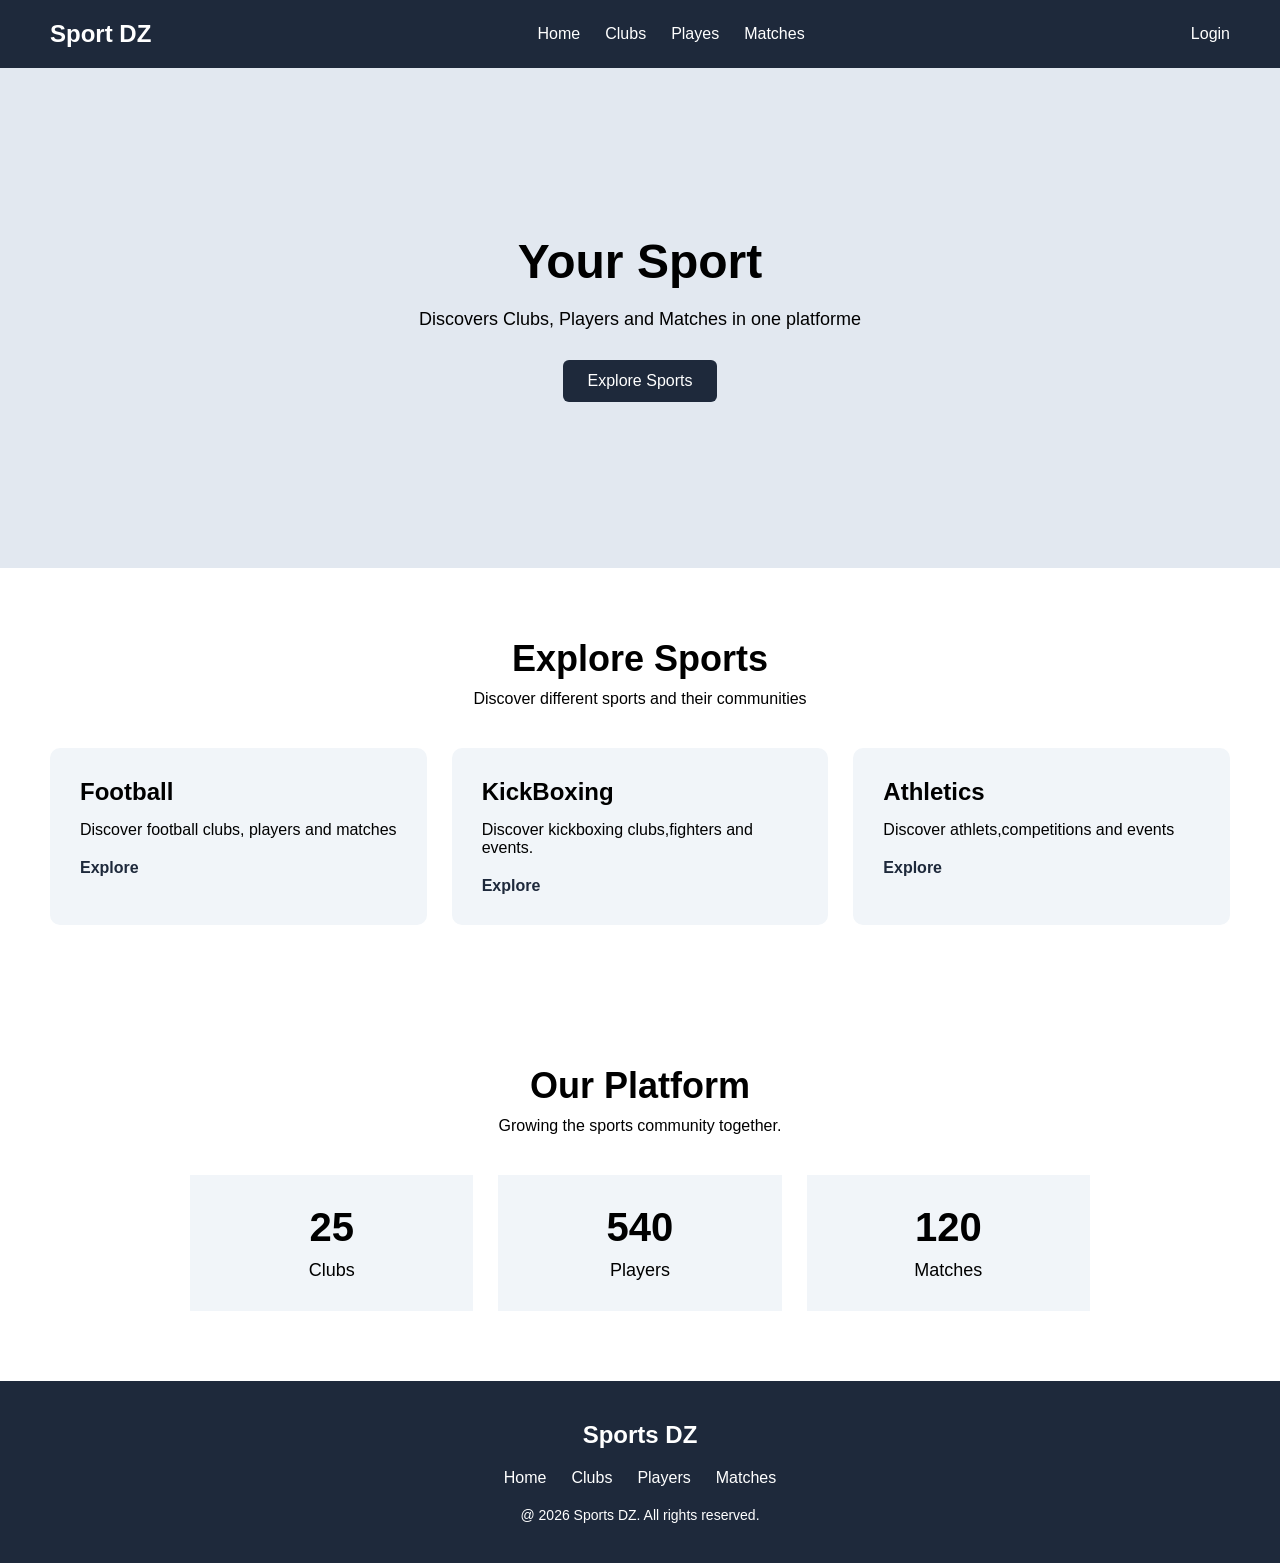
<file: index.html>
<!DOCTYPE html>
<html lang="en">
    <head>
        <meta charset="UTF-8">
        <meta name="viewport" content="width=device-width, initial-scale=1.0">
        <title>Sport DZ</title>
        <link rel="stylesheet" href="css/style.css">
    </head>

    <body>
        <header>
            <nav>
                <div class = "logo">
                    Sport DZ
                </div>
                <ul class = "nav-links">
                    <li><a href="index.html">Home</a></li>
                    <li><a href="clubs.html">Clubs</a></li>
                    <li><a href="#">Playes</a></li>
                    <li><a href="#">Matches</a></li>

                </ul>
                <div class = "nav-actions">
                    <a href="#">Login</a>
                </div>

            </nav>
        </header>
        <section class="hero">

            <div class = "hero-content">
                <h1>Your Sport</h1>
                <p> Discovers Clubs, Players and Matches in one platforme</p>
                <a href="#" class="hero-button">Explore Sports</a>
            </div>

        </section>
        <section class="sports">
            
            <div class="section-header">
                <h2>Explore Sports</h2>
                <p>Discover different sports and their communities</p>
            </div>

            <div class="sports-grid">
                <article class="sport-card"> 
                    <h3>Football</h3>
                    <p>Discover football clubs, players and matches</p>
                    <a href="#">Explore</a>
                </article>

                <article class="sport-card">
                    <h3>KickBoxing</h3>
                    <p>Discover kickboxing clubs,fighters and events.</p>
                    <a href="#">Explore</a>
                </article>

                <article class="sport-card">
                    <h3>Athletics</h3>
                    <p>Discover athlets,competitions and events</p>
                    <a href="#">Explore</a>
                </article>

            </div>

        </section>
        <section class="statistics">
            
            <div class = "section-header">
            
                <h2>Our Platform</h2>
                <p>Growing the sports community together.</p>
            
            </div>
            <div class="stats-grid">
                
                <div class="stat-card">
                    <h3>25</h3>
                    <p>Clubs</p>
                </div>

                <div class="stat-card">
                    <h3>540</h3>
                    <p>Players</p>
                </div>

                <div class="stat-card">
                    <h3>120</h3>
                    <p>Matches</p>
                </div>

                
                
            </div>

        </section>

        <footer class="footer">
            <div class="footer-content">
                <div class="footer-logo">
                    Sports DZ
                </div>
                <ul class="footer-links">
                    <li><a href="index.html">Home</a></li>
                    <li><a href="clubs.html">Clubs</a></li>
                    <li><a href="#">Players</a></li>
                    <li><a href="#">Matches</a></li>
                </ul>
                <p class ="copyright">
                    @ 2026 Sports DZ. All rights reserved.
                </p>
            </div>
        </footer>


    </body>

</html>
</file>
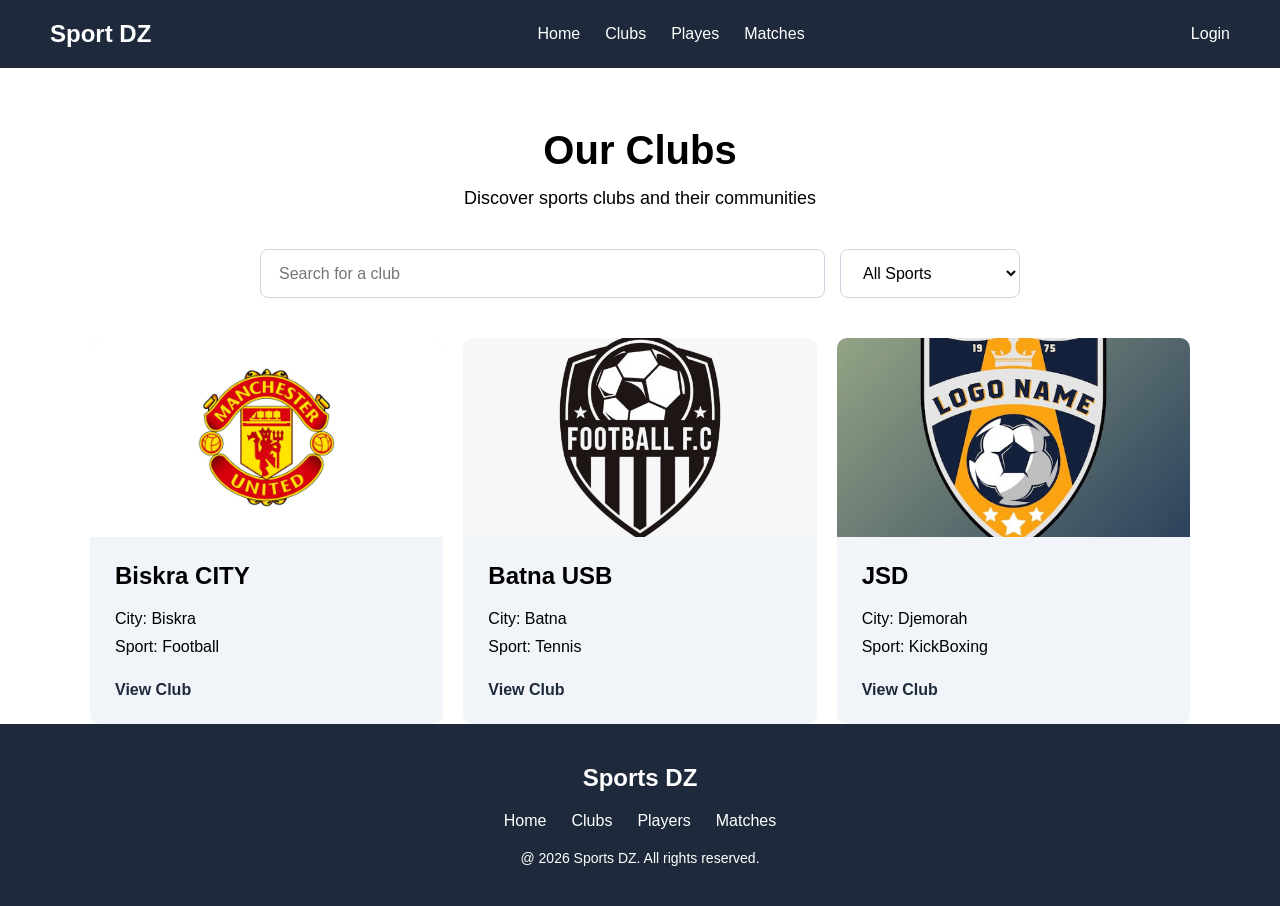
<file: clubs.html>
<!DOCTYPE html>
<html lang="en">
<head>
    <meta charset="UTF-8">
    <meta name="viewport" content="width=device-width, initial-scale=1.0">
    <link rel="stylesheet" href="css/style.css">
</head>

<body>
    <header>
            <nav>
                <div class = "logo">
                    Sport DZ
                </div>
                <ul class = "nav-links">
                    <li><a href="index.html">Home</a></li>
                    <li><a href="clubs.html">Clubs</a></li>
                    <li><a href="#">Playes</a></li>
                    <li><a href="#">Matches</a></li>

                </ul>
                <div class = "nav-actions">
                    <a href="#">Login</a>
                </div>

            </nav>
    </header>
    <main>
        <section class="page-header">
            <h1> Our Clubs</h1>
            <p>Discover sports clubs and their communities</p>
        </section>

        <section class="clubs-search">

            <input 
                type="text"
                id="club-search"
                placeholder="Search for a club" 
            >
            <select id="sport-filter">
                <option value="all">All Sports</option>
                <option value="football">Football</option>
                <option value="kickboxing">Kickboxing</option>
            </select>

        </section>


        <section class = "clubs-section">

            <p id="no-clubs-message" class="no-clubs-message">
                No clubs found.
            </p>
            <div class="clubs-grid">

                <!-- 
                this is before 
                <article class = "club-card">
                    <img src="images/cl1.jpg" 
                        alt="Biskra USB"
                        class="club-image">

                    <div class = "club-card-content">
                        <h2>Biskra USB</h2>
                        <p>City: Biskra</p>
                        <p>Sport:Football</p>
                        <a href="#">View Club</a>
                    </div>
                </article>
                
                <article class = "club-card">
                    <img 
                        src="images/cl2.jpg"  
                        alt="Biskra CTY logo"    
                        class="club-image">

                    <div class="club-card-content">
                        <h2>Biskra CTY</h2>
                        <p>City: Biskra</p>
                        <p>Sport:Football</p>
                        <a href="#">View Sport</a>
                    </div>
                </article>

                <article class="club-card">
                    <img 
                        src="images/cl3.jpg" 
                        alt="Djemorah JSD"
                        class="club-image">
                    <div class = "club-card-content">
                        <h2>Djemorah JSD</h2>
                        <p>City:Djemorah</p>
                        <p>Sport:Football</p>
                        <a href="#">View Sport</a>
                    </div>
                </article>
                -->

            </div>

        </section>

    </main>

    <footer class="footer">
            <div class="footer-content">
                <div class="footer-logo">
                    Sports DZ
                </div>
                <ul class="footer-links">
                    <li><a href="index.html">Home</a></li>
                    <li><a href="clubs.html">Clubs</a></li>
                    <li><a href="#">Players</a></li>
                    <li><a href="#">Matches</a></li>
                </ul>
                <p class ="copyright">
                    @ 2026 Sports DZ. All rights reserved.
                </p>
            </div>
    </footer>
    
    
    <!--
    <script src="js/data.js"></script>
    <script src="js/clubs.js"></script>
    -->
    
    
    <script src="js/data.js"></script>
    <script src="js/clubs.js"></script>

    
</body>

</html>
</file>
<file: css/style.css>
/* =========================================================
   GLOBAL / RESET
   ========================================================= */

/*
   * تعني جميع عناصر HTML.

   box-sizing: border-box:
   يجعل width و height يشملان padding و border.
   هذا يجعل حساب أحجام العناصر أسهل.

   margin: 0 و padding: 0:
   نزيل المسافات الافتراضية التي يضعها المتصفح،
   ثم نحدد نحن المسافات التي نحتاجها.
*/
* {
    box-sizing: border-box;
    margin: 0;
    padding: 0;
}


/*
   تحديد الخط الأساسي للصفحة.

   إذا لم يكن Arial موجوداً، يحاول المتصفح استخدام
   Helvetica، وإذا لم توجد يستخدم أي خط sans-serif.
*/
body {
    font-family: Arial, Helvetica, sans-serif;
}


/* =========================================================
   HEADER / NAVIGATION
   ========================================================= */

header {
    background-color: #1e293b;
}


/*
   display: flex
   يجعل العناصر الموجودة داخل nav في صف واحد.

   justify-content: space-between
   يضع أول عنصر في بداية المساحة وآخر عنصر في نهايتها.

   align-items: center
   يجعل العناصر متوسطة عمودياً.

   padding: 20px 50px
   20px = أعلى وأسفل
   50px = يمين ويسار
*/
nav {
    display: flex;
    justify-content: space-between;
    align-items: center;
    padding: 20px 50px;
}


/* Logo الخاص بالموقع */
.logo {
    color: white;
    font-size: 24px;
    font-weight: bold;
}


/*
   nav-links عبارة عن قائمة.

   display: flex
   يجعل عناصر القائمة بجانب بعضها.

   list-style: none
   يلغي النقاط الافتراضية للقائمة.

   gap
   يحدد المسافة بين عناصر القائمة.
*/
.nav-links {
    display: flex;
    list-style: none;
    gap: 25px;
}


/*
   إزالة الخط الموجود أسفل الرابط
   وتغيير لون الرابط إلى الأبيض.
*/
.nav-links a,
.nav-actions a {
    text-decoration: none;
    color: white;
}


/* =========================================================
   HERO SECTION
   ========================================================= */

/*
   min-height: 500px

   min-height تعني أن العنصر لن يكون ارتفاعه أقل
   من 500px، لكنه يستطيع أن يكبر إذا احتاج
   المحتوى إلى مساحة أكبر.

   display: flex
   نستخدم Flexbox لترتيب محتوى الـ Hero.

   justify-content: center
   توسيط المحتوى أفقياً.

   align-items: center
   توسيط المحتوى عمودياً.
*/
.hero {
    min-height: 500px;

    display: flex;
    justify-content: center;
    align-items: center;

    background-color: #e2e8f0;
}



/*
   max-width: 700px

   يمنع المحتوى من أن يصبح عريضاً جداً.

   هذا مفيد خصوصاً للنصوص حتى تبقى سهلة القراءة.
*/
.hero-content {
    text-align: center;
    max-width: 700px;
}


.hero-content h1 {
    font-size: 48px;
    margin-bottom: 20px;
}


.hero-content p {
    font-size: 18px;
    margin-bottom: 30px;
}


/*
   display: inline-block

   يجعل الرابط يتصرف كعنصر يمكننا التحكم
   في padding و margin الخاص به.

   transition

   يجعل التغيير عند hover سلساً بدلاً
   من حدوثه بشكل مفاجئ.
*/
.hero-button {
    display: inline-block;

    padding: 12px 25px;

    background-color: #1e293b;
    color: white;

    text-decoration: none;

    border-radius: 6px;

    /*
       مدة الحركة 0.3 ثانية.

       background-color:
       انتقال سلس في لون الخلفية.

       transform:
       انتقال سلس في حركة العنصر.
    */
    transition:
        background-color 0.3s ease,
        transform 0.3s ease;
}


/*
   :hover

   يتم تطبيقه عندما يضع المستخدم
   مؤشر الفأرة فوق العنصر.
*/
.hero-button:hover {
    background-color: #334155;

    /*
       translateY(-2px)

       يحرك العنصر إلى الأعلى بمقدار 2px.

       القيم السالبة في Y تعني الأعلى.
    */
    transform: translateY(-2px);
}


/*
   transition تجعل تغيير opacity سلساً.
*/
.nav-links a {
    transition: opacity 0.3s ease;
}


/*
   opacity: 0.7

   تجعل الرابط أقل وضوحاً قليلاً عند hover.
*/
.nav-links a:hover {
    opacity: 0.7;
}


/* =========================================================
   SPORTS SECTION
   ========================================================= */

.sports {
    padding: 70px 50px;
}


/*
   عنوان القسم والنص الموجود تحته.
*/
.section-header {
    text-align: center;
    margin-bottom: 40px;
}


.section-header h2 {
    font-size: 36px;
    margin-bottom: 10px;
}


.section-header p {
    font-size: 16px;
}


/*
   نستخدم CSS Grid لأننا نريد عرض البطاقات
   في صفوف وأعمدة.

   repeat(3, 1fr)

   3  = ثلاثة أعمدة.

   1fr = كل عمود يأخذ جزءاً متساوياً
   من المساحة المتاحة.
*/
.sports-grid {
    display: grid;
    grid-template-columns: repeat(3, 1fr);

    /*
       المسافة بين البطاقات.
    */
    gap: 25px;
}


/* بطاقة الرياضة */
.sport-card {
    padding: 30px;

    /*
       لون خلفية البطاقة.
    */
    background-color: #f1f5f9;

    /*
       تدوير زوايا البطاقة.
    */
    border-radius: 10px;

    /*
       يجعل حركة البطاقة عند hover سلسة.
    */
    transition: transform 0.3s ease;
}


.sport-card h3 {
    font-size: 24px;
    margin-bottom: 15px;
}


.sport-card p {
    margin-bottom: 20px;
}


.sport-card a {
    color: #1e293b;
    text-decoration: none;
    font-weight: bold;
}


/*
   translateY(-5px)

   عند وضع الفأرة فوق البطاقة،
   تتحرك البطاقة إلى الأعلى 5px.
*/
.sport-card:hover {
    transform: translateY(-5px);
}


/* =========================================================
   STATISTICS
   ========================================================= */

.statistics {
    padding: 70px 50px;
}


/*
   Grid للإحصائيات.

   repeat(3, 1fr)
   ثلاثة أعمدة متساوية.

   max-width: 900px
   يمنع الـ Grid من أن يصبح عريضاً جداً.

   margin: 0 auto
   يجعل الـ Grid في المنتصف.
*/
.stats-grid {
    display: grid;
    grid-template-columns: repeat(3, 1fr);

    gap: 25px;

    max-width: 900px;

    margin: 0 auto;
}


.stat-card {
    text-align: center;
    padding: 30px;

    background-color: #f1f5f9;
}


.stat-card h3 {
    font-size: 40px;
    margin-bottom: 10px;
}


.stat-card p {
    font-size: 18px;
}


/* =========================================================
   FOOTER
   ========================================================= */

.footer {
    background-color: #1e293b;
    color: white;

    padding: 40px 50px;
}


.footer-content {
    text-align: center;
}


.footer-logo {
    font-size: 24px;
    font-weight: bold;

    margin-bottom: 20px;
}


/*
   Footer links.

   Flexbox يجعل الروابط في صف واحد.

   justify-content: center
   يجعلها في المنتصف.

   gap
   يحدد المسافة بينها.
*/
.footer-links {
    display: flex;
    justify-content: center;

    gap: 25px;

    list-style: none;

    margin-bottom: 20px;
}


.footer-links a {
    color: white;
    text-decoration: none;
}


.footer-links a:hover {
    opacity: 0.7;
}


.copyright {
    font-size: 14px;
}


/* =========================================================
   CLUBS PAGE
   ========================================================= */


/*
   page-header يحتوي عادةً على:

   <h1>
   <p>

   padding هنا يطبق على الـ section نفسه،
   وليس مباشرة على h1 و p.

   لكن لأن h1 و p موجودان داخل section،
   فإن المساحة الداخلية تظهر حولهما.

   padding: 60px 20px 40px

   60px = الأعلى
   20px = اليمين واليسار
   40px = الأسفل
*/
.page-header {
    text-align: center;
    padding: 60px 20px 40px;
}


.page-header h1 {
    font-size: 40px;
    margin-bottom: 15px;
}


.page-header p {
    font-size: 18px;
}


/* =========================================================
   CLUBS GRID
   ========================================================= */

.club-section {
    padding: 20px 50px 70px;
}


/*
   عرض Clubs باستخدام CSS Grid.

   repeat(3, 1fr)
   يعني ثلاثة أعمدة متساوية.

   max-width: 1100px
   يحدد أكبر عرض للقائمة.

   margin: 0 auto
   يجعلها في منتصف الصفحة.
*/
.clubs-grid {
    display: grid;

    grid-template-columns: repeat(3, 1fr);

    gap: 20px;

    max-width: 1100px;

    margin: 0 auto;
}


/* =========================================================
   CLUB CARD
   ========================================================= */

.club-card {
    background-color: #f1f5f9;

    border-radius: 10px;

    /*
       يخفي أي جزء من المحتوى يخرج
       خارج حدود البطاقة.

       مفيد مع border-radius والصور.
    */
    overflow: hidden;

    transition: transform 0.3s ease;
}


.club-card:hover {
    /*
       تحريك البطاقة إلى الأعلى 5px.
    */
    transform: translateY(-5px);
}


.club-card h2 {
    font-size: 24px;
    margin-bottom: 20px;
}


.club-card p {
    margin-bottom: 10px;
}


/*
   display: inline-block

   يسمح بالتحكم في padding و margin
   الخاص بالرابط بشكل أفضل.
*/
.club-card a {
    display: inline-block;

    margin-top: 15px;

    color: #1e293b;

    text-decoration: none;

    font-weight: bold;

    transition: opacity 0.3s ease;
}


.club-card a:hover {
    opacity: 0.7;
}


/* =========================================================
   CLUB IMAGE
   ========================================================= */

/*
   width: 100%
   الصورة تأخذ كامل عرض البطاقة.

   aspect-ratio: 16 / 9
   يحافظ على نسبة عرض إلى ارتفاع 16:9.

   object-fit: cover
   يجعل الصورة تغطي المساحة كاملة،
   وقد يقص جزءاً منها إذا كانت النسبة مختلفة.

   display: block
   يمنع بعض المسافات الصغيرة غير المرغوبة
   التي يمكن أن تظهر مع الصور inline.
*/
.club-image {
    width: 100%;

    aspect-ratio: 16 / 9;

    object-fit: cover;

    display: block;
}


.club-card-content {
    padding: 25px;
}


/* =========================================================
   SEARCH / FILTER
   ========================================================= */

.clubs-search {
    /*
       لا نريد أن يصبح شريط البحث عريضاً جداً.
    */
    max-width: 800px;

    /*
       0 = margin أعلى
       auto = توسيط يمين ويسار
       40px = margin أسفل
    */
    margin: 0 auto 40px;

    padding: 0 20px;

    /*
       يجعل input و select بجانب بعضهما.
    */
    display: flex;

    gap: 15px;
}


/*
   نفس التصميم للـ input والـ select.
*/
.clubs-search input,
.clubs-search select {
    padding: 14px 18px;

    border: 1px solid #cbd5e1;

    border-radius: 8px;

    font-size: 16px;
}


/*
   flex: 1

   يجعل input يأخذ المساحة المتبقية
   داخل الـ flex container.
*/
.clubs-search input {
    flex: 1;
}


/*
   عرض ثابت نسبياً للـ select.
*/
.clubs-search select {
    width: 180px;

    background-color: white;
}


/*
   رسالة "No clubs found".

   display: none
   تعني أنها مخفية في البداية.

   JavaScript يمكنه تغييرها إلى block
   عندما لا توجد نتائج.
*/
.no-clubs-message {
    text-align: center;

    margin: 30px 0;

    font-size: 18px;

    display: none;
}


/* =========================================================
   CLUB NOT FOUND
   ========================================================= */

/*
   هذه الرسالة تظهر عندما يكون id الموجود
   في URL غير موجود في البيانات.

   مخفية افتراضياً، وJavaScript يظهرها عند الحاجة.
*/
.club-not-found {
    display: none;

    text-align: center;

    padding: 60px 20px;
}


/* =========================================================
   CLUB DETAILS
   ========================================================= */

/*
   نستخدم Grid لأن صفحة التفاصيل تتكون من:

   العمود الأول:
   صورة النادي

   العمود الثاني:
   معلومات النادي
*/
.club-details {
    max-width: 1100px;

    /*
       توسيط القسم في الصفحة.
    */
    margin: 0 auto;

    /*
       مساحة داخلية حول المحتوى.
    */
    padding: 70px 50px;

    display: grid;

    /*
       عمودان متساويان.
    */
    grid-template-columns: 1fr 1fr;

    /*
       المسافة بين الصورة والمعلومات.
    */
    gap: 50px;

    /*
       محاذاة العناصر عمودياً في المنتصف.
    */
    align-items: center;
}


/*
   صورة الـ Logo في صفحة Details.

   width: 100%
   تسمح للصورة باستخدام مساحة العمود.

   max-width: 400px
   تمنع الصورة من أن تصبح كبيرة جداً.

   aspect-ratio: 1 / 1
   تجعل المنطقة مربعة.

   object-fit: contain
   يعرض الصورة كاملة بدون قص.

   margin: 0 auto
   يضع الصورة في المنتصف.
*/
.club-details-image img {
    width: 100%;

    max-width: 400px;

    aspect-ratio: 1 / 1;

    object-fit: contain;

    border-radius: 10px;

    display: block;

    margin: 0 auto;
}


.club-details-content h1 {
    font-size: 40px;
    margin-bottom: 20px;
}


/*
   علامة > تعني "الابن المباشر".

   أي أن هذه القاعدة تطبق على p
   الموجود مباشرة داخل club-details-content.
*/
.club-details-content > p {
    margin-bottom: 30px;

    /*
       زيادة المسافة بين أسطر النص
       لتحسين القراءة.
    */
    line-height: 1.6;
}


.club-info {
    margin-bottom: 30px;
}


.club-info p {
    margin-bottom: 10px;
}


/* =========================================================
   DETAILS BUTTON
   ========================================================= */

.details-button {
    display: inline-block;

    padding: 12px 20px;

    margin-right: 10px;

    background-color: #1e293b;

    color: white;

    text-decoration: none;

    border-radius: 6px;

    transition: background-color 0.3s ease;
}


.details-button:hover {
    background-color: #334155;
}


/* =========================================================
   CLUB PLAYERS
   ========================================================= */

.club-players {
    max-width: 1100px;

    /*
       auto يمين ويسار = توسيط القسم.

       70px أسفل = مسافة بعد القسم.
    */
    margin: 0 auto 70px;

    padding: 0 50px;
}


.club-players h2 {
    text-align: center;
    margin-bottom: 30px;
}


/*
   auto-fit + minmax

   تجعل عدد الأعمدة يتغير حسب مساحة الشاشة.

   minmax(220px, 1fr)

   أقل عرض للبطاقة = 220px.

   وإذا كانت هناك مساحة أكبر،
   يمكن للبطاقة أن تكبر.
*/
.players-list {
    display: grid;

    grid-template-columns:
        repeat(auto-fit, minmax(220px, 1fr));

    gap: 20px;
}


/* بطاقة اللاعب */
.player-card {
    padding: 20px;

    border: 1px solid #e2e8f0;

    border-radius: 10px;

    text-align: center;
}

.player-image {
    width: 100%;
    height: 220px;

    object-fit: cover;

    display: block;

    margin-bottom: 20px;

    border-radius: 8px;
}

.player-card h3 {
    margin-bottom: 10px;
}


.player-card p {
    margin: 0;
}


/* =========================================================
   CLUB MATCHES
   ========================================================= */

.club-matches {
    max-width: 1100px;

    margin: 0 auto 70px;

    padding: 0 50px;
}


.club-matches h2 {
    text-align: center;
    margin-bottom: 30px;
}


/*
   هنا لا نحتاج تحديد عدد الأعمدة.

   كل Match Card يأخذ سطراً منفرداً.
*/
.matches-list {
    display: grid;

    gap: 20px;
}


.match-card {
    padding: 20px;

    border: 1px solid #e2e8f0;

    border-radius: 10px;

    background-color: white;
}


.match-card h3 {
    margin-bottom: 15px;
}


.match-card p {
    margin-bottom: 8px;
}


/*
   رسالة تستخدم عندما لا توجد بيانات.

   مثل:
   No players found.
   No matches found.
*/
.empty-message {
    text-align: center;

    padding: 30px;

    margin: 0;
}


/* =========================================================
   RESPONSIVE DESIGN
   ========================================================= */

/*
   Media Query

   هذه القواعد تعمل عندما يكون عرض الشاشة
   768px أو أقل.

   نستخدمها لتغيير التصميم ليناسب الهاتف
   والشاشات الصغيرة.
*/
@media (max-width: 768px) {


    /*
       Desktop:
       3 أعمدة

       Mobile:
       عمود واحد
    */
    .sports-grid {
        grid-template-columns: 1fr;
    }


    /*
       Statistics تصبح عمودية على الهاتف.
    */
    .stats-grid {
        grid-template-columns: 1fr;
    }


    /*
       روابط Footer تصبح فوق بعضها
       بدلاً من وجودها في صف واحد.
    */
    .footer-links {
        flex-direction: column;

        gap: 15px;
    }


    /*
       Clubs:

       Desktop:
       Club 1 | Club 2 | Club 3

       Mobile:
       Club 1
       Club 2
       Club 3
    */
    .clubs-grid {
        grid-template-columns: 1fr;
    }


    /*
       Club Details:

       Desktop:
       Image | Information

       Mobile:
       Image
       Information
    */
    .club-details {
        grid-template-columns: 1fr;

        padding: 50px 20px;
    }


    /*
       تقليل المسافة الجانبية على الهاتف.
    */
    .club-players {
        padding: 0 20px;
    }


    .club-matches {
        padding: 0 20px;
    }


    /*
       Search:

       على الهاتف من الأفضل أن تصبح
       عناصر البحث فوق بعضها.
    */
    .clubs-search {
        flex-direction: column;
    }


    /*
       عندما يصبح select تحت input،
       لا نحتاج إلى عرض ثابت 180px.
    */
    .clubs-search select {
        width: 100%;
    }
}
</file>
